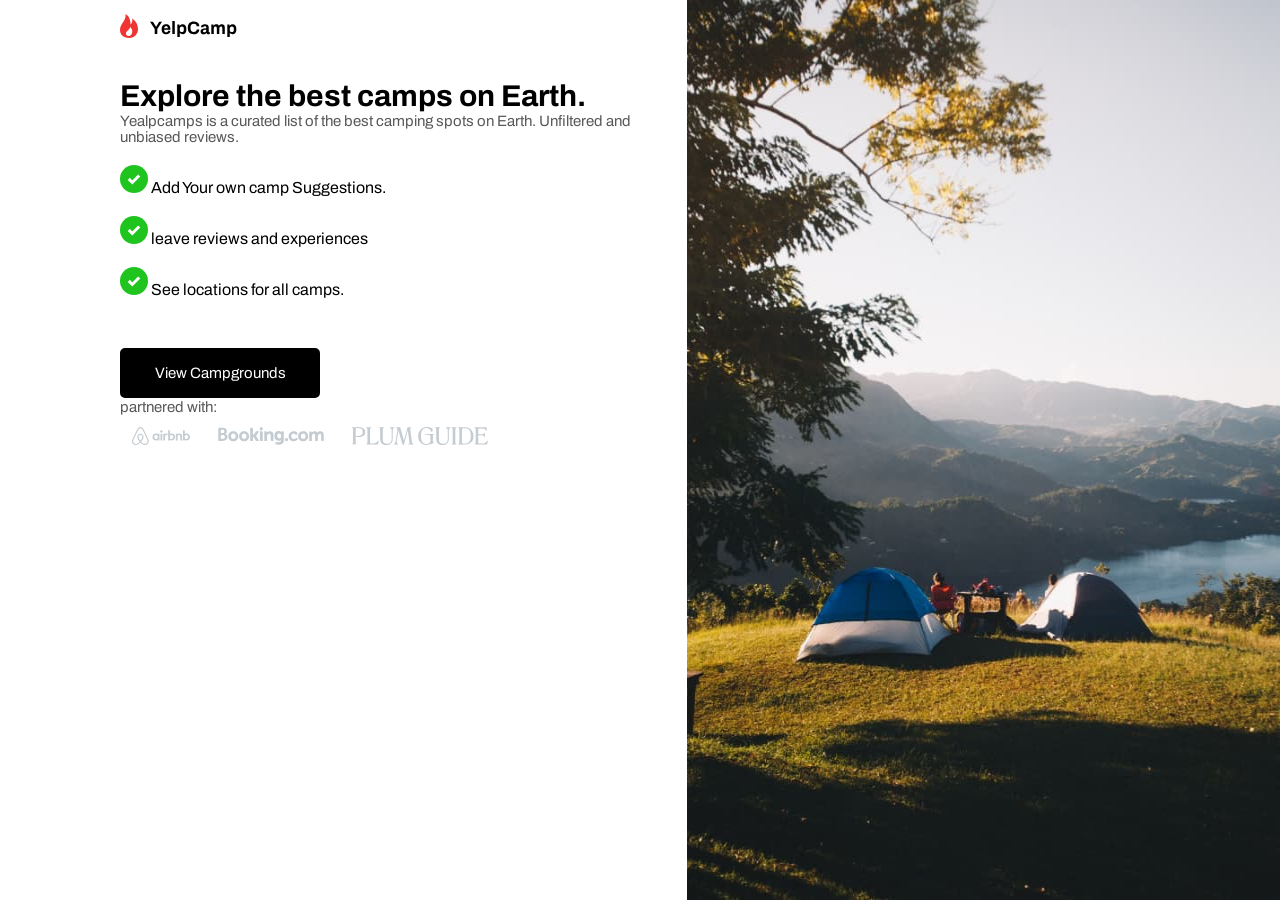
<file: index.html>
<!DOCTYPE html>
<html lang="en">

<head>
    <meta charset="UTF-8">
    <meta http-equiv="X-UA-Compatible" content="IE=edge">
    <meta name="viewport" content="width=device-width, initial-scale=1.0">
    <title>Yealpcamps</title>
    <link rel="stylesheet" href="Home Page/css/style.css">
</head>

<body>
    <div class="main">
        <div class="left-side">
            <nav class="nav">
                <a href="#">
                    <img src="Home Page/img/Logo.svg" alt="Yealpcamps">
                </a>

            </nav>
            <div>

                <img class="m-t-img" src="Home Page/img/Hero Image (Tablet and Mobile).jpg" alt="img" width="800" height="400">
            </div>
            <div class="center">
                <h2>Explore the best camps on Earth.</h2>
                <p>Yealpcamps is a curated list of the best camping spots on Earth. Unfiltered and unbiased reviews.</p>
                <ul>
                    <li><img src="Home Page/img/bullet.svg" alt="bullet"> Add Your own camp Suggestions.
                    </li>
                    <li><img src="Home Page/img/bullet.svg" alt="bullet"> leave reviews and experiences
                    </li>
                    <li><img src="Home Page/img/bullet.svg" alt="bullet"> See locations for all camps.
                    </li>
                </ul>
                <a href="../Login page/login.html">
                    <button class="btn" type="button">View
                        Campgrounds</button>
                </a>
                <div class="partner">
                    <p>partnered with:</p>
                    <div class="partnericon">
                        <img src="Home Page/img/Airbnb.svg" alt="Airbab">
                        <img src="Home Page/img/Booking.svg" alt="Booking">
                        <img src="Home Page/img/Plum Guide.svg" alt="Plum Guide">
                    </div>
                </div>
            </div>
        </div>
        <div class="right-side">
            <img class="l-img" src="Home Page/img/Hero Image.jpg" alt="img">


        </div>
    </div>
</body>

</html>
</file>
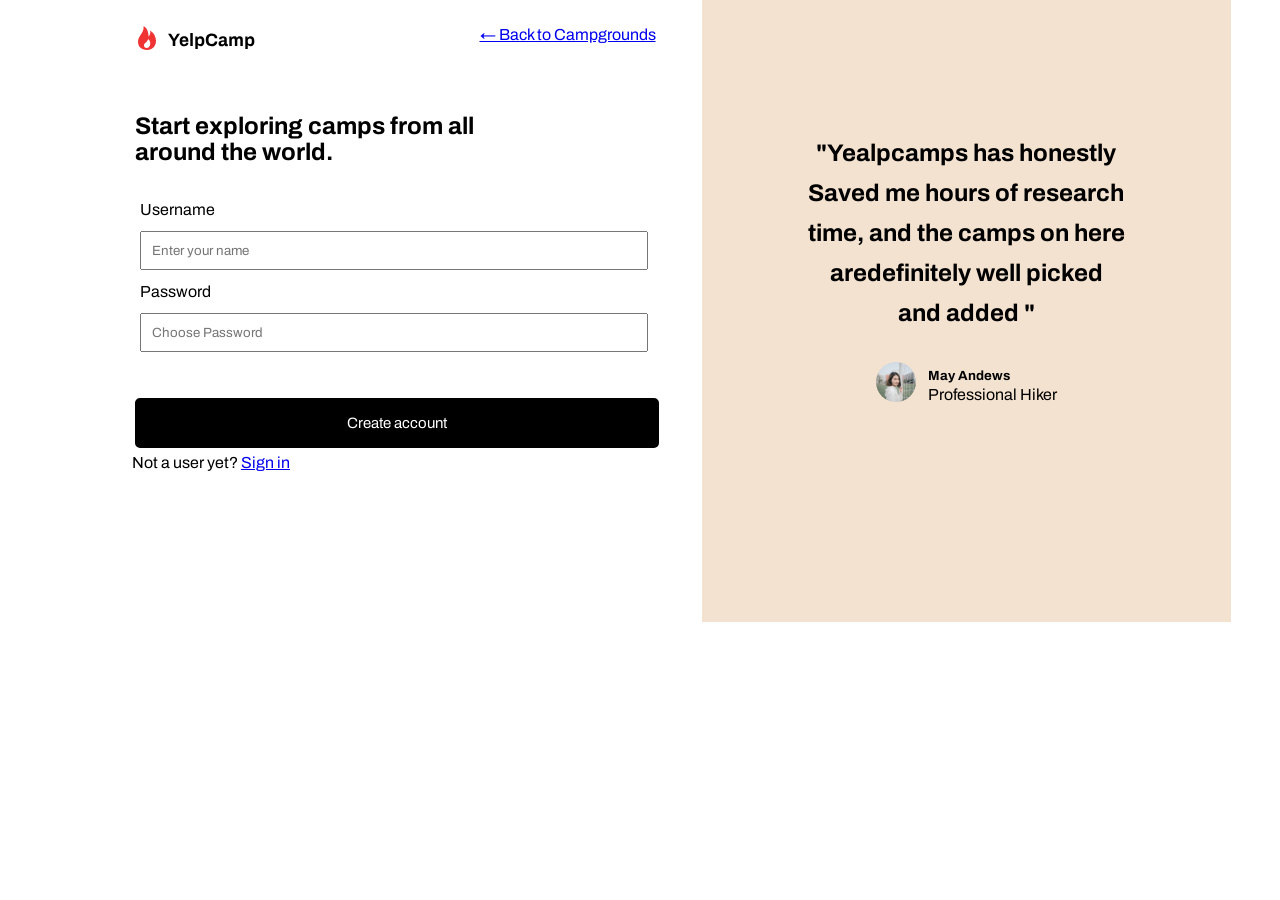
<file: Createlogin/createaccount.html>
<!DOCTYPE html>
<html lang="en">

<head>
    <meta charset="UTF-8">
    <meta http-equiv="X-UA-Compatible" content="IE=edge">
    <meta name="viewport" content="width=device-width, initial-scale=1.0">
    <title>Create account page </title>
    <link rel="stylesheet" href="createacc.css">
</head>

<body>
    <div class="main">
        <div class="left-side">
            <nav class="nav">
                <a href="#">
                    <img src="img/Logo.svg" alt="Yealpcamps">
                </a>
                <a href="#">
                    <p>&larr; Back to Campgrounds</p>
                </a>
            </nav>
            <div class="center">
                <h2>Start exploring camps from all <br> around the world.</h2>
            </div>
            <form action="#">
                <div class="textbox">
                    <label>
                        Username
                    </label>
                    <input type="text" id="name" name="name" placeholder="Enter your name">
                    <label>
                        Password
                    </label>
                    <input type="text" placeholder="Choose Password">
                </div>
                <button class="btn" type="Create an account ">Create account</button>
            </form>
            <p>Not a user yet?<a href="../Login page/login.html">Sign in </a></p>
        </div>
        <div class="mobile-yelp">
            <h4>
                "Yealpcamps has honestly Saved me hours of research time, and the camps on here aredefinitely well picked and added "
            </h4>
            <br>
            <div class="user">
                <div class="user-left">
                    <img src="img/User Testimonial.svg" alt="img">
                </div>
                <div class="user-right">
                    <h5> May Andews</h5>
                    <span>Professional Hiker</span>
                </div>
            </div>
        </div>
        <div class="right-side">
            <h4>
                "Yealpcamps has honestly Saved me hours of research time, and the camps on here aredefinitely well picked and added "
            </h4>
            <br>
            <div class="user">
                <div class="user-left">
                    <img src="img/User Testimonial.svg" alt="img">
                </div>
                <div class="user-right">
                    <h5> May Andews</h5>
                    <span>Professional Hiker</span>
                </div>
            </div>

        </div>
    </div>
</body>

</html>
</file>
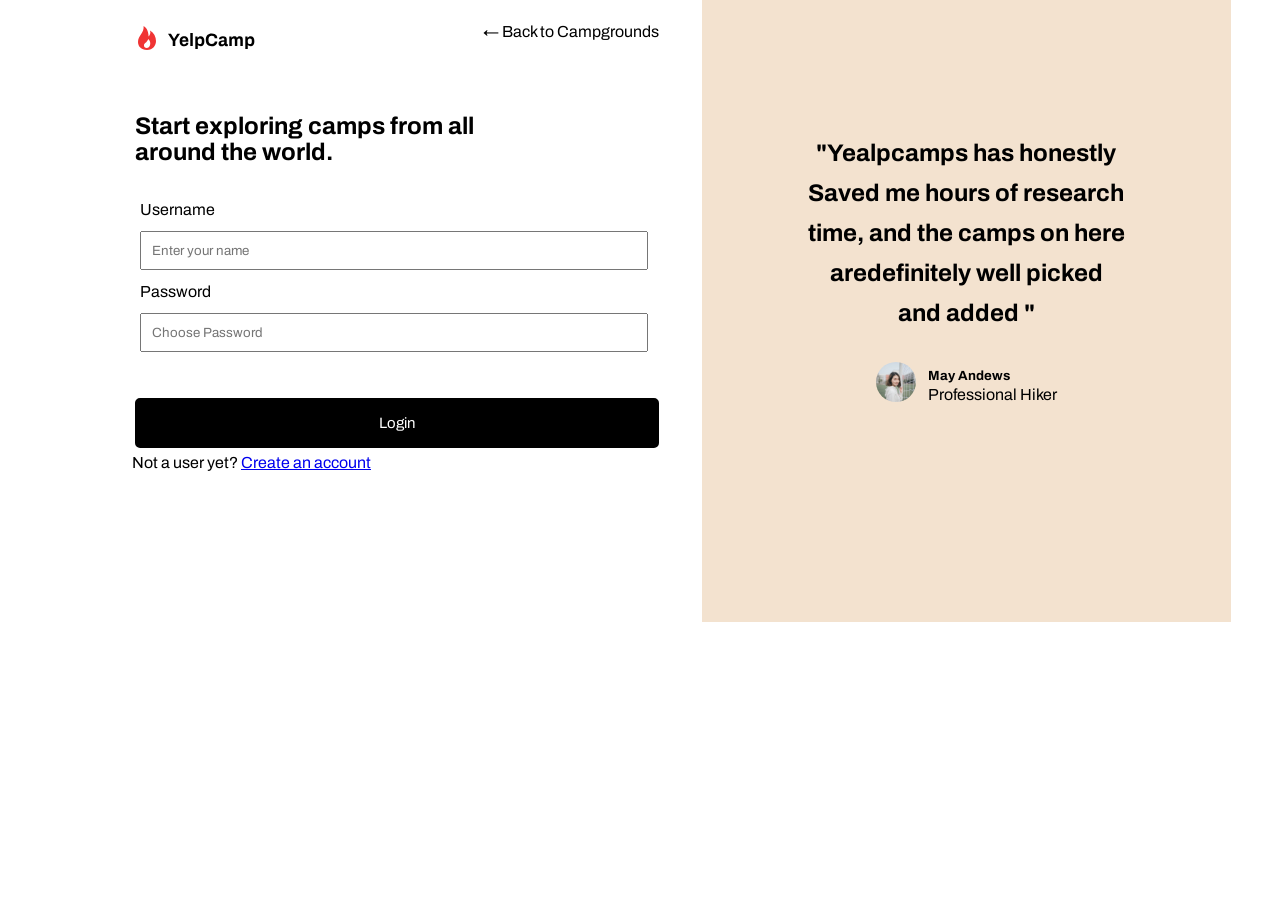
<file: Login page/login.html>
<!DOCTYPE html>
<html lang="en">

<head>
    <meta charset="UTF-8">
    <meta http-equiv="X-UA-Compatible" content="IE=edge">
    <meta name="viewport" content="width=device-width, initial-scale=1.0">
    <title>Document</title>
    <link rel="stylesheet" href="css/stylelogin.css">
</head>

<body>
    <div class="main">
        <div class="left-side">
            <nav class="nav">
                <a href="#">
                    <img src="img/Logo.svg" alt="Yealpcamps">
                </a>

                <p>&larr; Back to Campgrounds</p>

            </nav>
            <div class="center">
                <h2>Start exploring camps from all <br> around the world.</h2>
            </div>
            <form action="#">
                <div class="textbox">
                    <label>
                        Username
                    </label>
                    <input type="text" id="name" name="name" placeholder="Enter your name">
                    <label>
                        Password
                    </label>
                    <input type="text" placeholder="Choose Password">
                </div>
                <button class="btn" type="Login">Login</button>
            </form>
            <p>Not a user yet?<a href="../Createlogin/createaccount.html">Create an
                    account</a></p>
            <a href=""></a>
        </div>
        <div class="mobile-yelp">
            <h4>
                "Yealpcamps has honestly Saved me hours of research time, and the camps on here aredefinitely well picked and added "
            </h4>
            <br>
            <div class="user">
                <div class="user-left">
                    <img src="img/User Testimonial.svg" alt="img">
                </div>
                <div class="user-right">
                    <h5> May Andews</h5>
                    <span>Professional Hiker</span>
                </div>
            </div>
        </div>
        <div class="right-side">
            <h4>
                "Yealpcamps has honestly Saved me hours of research time, and the camps on here aredefinitely well picked and added "
            </h4>
            <br>
            <div class="user">
                <div class="user-left">
                    <img src="img/User Testimonial.svg" alt="img">
                </div>
                <div class="user-right">
                    <h5> May Andews</h5>
                    <span>Professional Hiker</span>
                </div>
            </div>
        </div>
</body>

</html>
</file>
<file: Home Page/css/style.css>
@import url('https://fonts.googleapis.com/css2?family=Archivo:wght@600&display=swap');
                * {
                    margin: 0;
                    padding: 0;
                    box-sizing: border-box;
                    list-style-type: none;
                    font-family: "Archivo", sans-serif;
                }
                
                .nav {
                    width: 20px;
                    height: 46px;
                    border-radius: 50%;
                    margin-top: -6px;
                    /* margin-left: 200px; */
                }
                
                li {
                    list-style: none;
                }
                
                .main {
                    display: flex;
                    justify-content: space-between;
                }
                
                .left-side {
                    margin-left: 120px;
                    margin-top: 20px;
                }
                
                .m-t-img {
                    display: none;
                }
                
                .right-side {
                    height: 100vh;
                }
                
                .l-img {
                    height: 100%;
                    width: 100%;
                    min-height: 200px;
                    max-height: 900px;
                }
                
                p {
                    color: #585857;
                    font-size: 15px;
                    margin-top: 1px;
                    /* margin-left: 200px; */
                }
                
                h2 {
                    font-size: 30px;
                    margin-top: 20px;
                    /* margin-left: 200px; */
                    nav-down: 200px;
                }
                
                ul li {
                    font-size: medium;
                    margin-top: 20px;
                    /* margin-left: 200px; */
                }
                
                .btn {
                    color: #FFFFFF;
                    size: 30px;
                    background: #000;
                    font-size: 15px;
                    margin-top: 50px;
                    /* margin-left: 200px; */
                    background-color: black;
                    height: 50px;
                    width: 200px;
                    color: white;
                    border: 2px solid black;
                    padding: 10px;
                    border-radius: 5px;
                }
                
                @media (max-width:768px) {
                    .l-img {
                        display: none;
                    }
                    .main {
                        margin-left: -70px;
                    }
                    .m-t-img {
                        display: block;
                        margin-left: -40px;
                    }
                }
                
                @media(max-width:426px) {
                    .left-side {
                        margin-left: 40px;
                    }
                    .main {
                        margin-left: -20px;
                    }
                }
</file>
<file: Createlogin/createacc.css>
@import url('https://fonts.googleapis.com/css2?family=Archivo:wght@300;400;500;600&display=swap');
* {
    margin: 3px;
    padding: 0;
    box-sizing: border-box;
    list-style-type: none;
    font-family: "Archivo", sans-serif;
}

.main {
    justify-content: space-between;
    display: flex;
}

.nav {
    width: 90px;
    height: 90px;
    border-radius: 50%;
    margin-top: -6px;
    justify-content: space-between;
    width: 100%;
    display: flex;
}

.right-side {
    background-color: #f3e2cf;
    text-align: center;
    height: 100%;
    max-height: 1000px;
    min-height: 700px;
    width: 100%;
    flex-direction: column;
    justify-content: center;
    align-items: center;
    margin: 10px 40px;
    display: flex;
    flex-direction: column;
    margin-top: -84px;
}

.btn {
    color: #FFFFFF;
    size: 30px;
    background: #000;
    font-size: 15px;
    background-color: black;
    height: 50px;
    width: 100%;
    color: white;
    border: 2px solid black;
    padding: 10px;
    border-radius: 5px;
}

.user {
    display: flex;
    align-items: center;
}

h4 {
    font-size: x-large;
    max-width: 60%;
    line-height: 40px;
}

.user-right {
    text-align: initial;
}

label {
    margin-bottom: 10px;
}

.textbox {
    display: flex;
    flex-direction: column;
    padding: 30px 2px;
    box-sizing: inherit;
}

input {
    padding: 10px;
    margin-bottom: 10px;
}

.mobile-yelp {
    display: none;
}

.left-side {
    width: 100%;
    flex-direction: column;
    justify-content: center;
    /* align-items: center; */
    /* margin: 10px 40px; */
    margin-left: 120px;
    margin-top: 20px;
}

@media (max-width:768px) {
    .right-side {
        display: none;
    }
    .mobile-yelp {
        display: block;
        background-color: #f3e2cf;
        flex-direction: row-reverse;
    }
    .main {
        flex-direction: column;
    }
    /* .right-side {
        margin: 10px; */
    .left-side {
        margin-left: 10px;
    }
}
</file>
<file: Login page/css/stylelogin.css>
@import url('https://fonts.googleapis.com/css2?family=Archivo:wght@300;400;500;600&display=swap');
* {
    margin: 3px;
    padding: 0;
    box-sizing: border-box;
    list-style-type: none;
    font-family: "Archivo", sans-serif;
}

.main {
    justify-content: space-between;
    display: flex;
}

.nav {
    width: 90px;
    height: 90px;
    border-radius: 50%;
    margin-top: -6px;
    justify-content: space-between;
    width: 100%;
    display: flex;
}

.right-side {
    background-color: #f3e2cf;
    text-align: center;
    height: 100%;
    max-height: 1000px;
    min-height: 700px;
    width: 100%;
    flex-direction: column;
    justify-content: center;
    align-items: center;
    margin: 10px 40px;
    display: flex;
    flex-direction: column;
    margin-top: -84px;
}

.btn {
    color: #FFFFFF;
    size: 30px;
    background: #000;
    font-size: 15px;
    background-color: black;
    height: 50px;
    width: 100%;
    color: white;
    border: 2px solid black;
    padding: 10px;
    border-radius: 5px;
}

.user {
    display: flex;
    align-items: center;
}

h4 {
    font-size: x-large;
    max-width: 60%;
    line-height: 40px;
}

.user-right {
    text-align: initial;
}

label {
    margin-bottom: 10px;
}

.textbox {
    display: flex;
    flex-direction: column;
    padding: 30px 2px;
    box-sizing: inherit;
}

input {
    padding: 10px;
    margin-bottom: 10px;
}

.mobile-yelp {
    display: none;
}

.left-side {
    width: 100%;
    flex-direction: column;
    justify-content: center;
    /* align-items: center; */
    /* margin: 10px 40px; */
    margin-left: 120px;
    margin-top: 20px;
}

@media (max-width:768px) {
    .right-side {
        display: none;
    }
    .mobile-yelp {
        display: block;
        background-color: #f3e2cf;
        flex-direction: row-reverse;
    }
    .main {
        flex-direction: column;
    }
    /* .right-side {
        margin: 10px; */
    .left-side {
        margin-left: 10px;
    }
}


/* .btn {
    size: 100%;
} */
</file>
